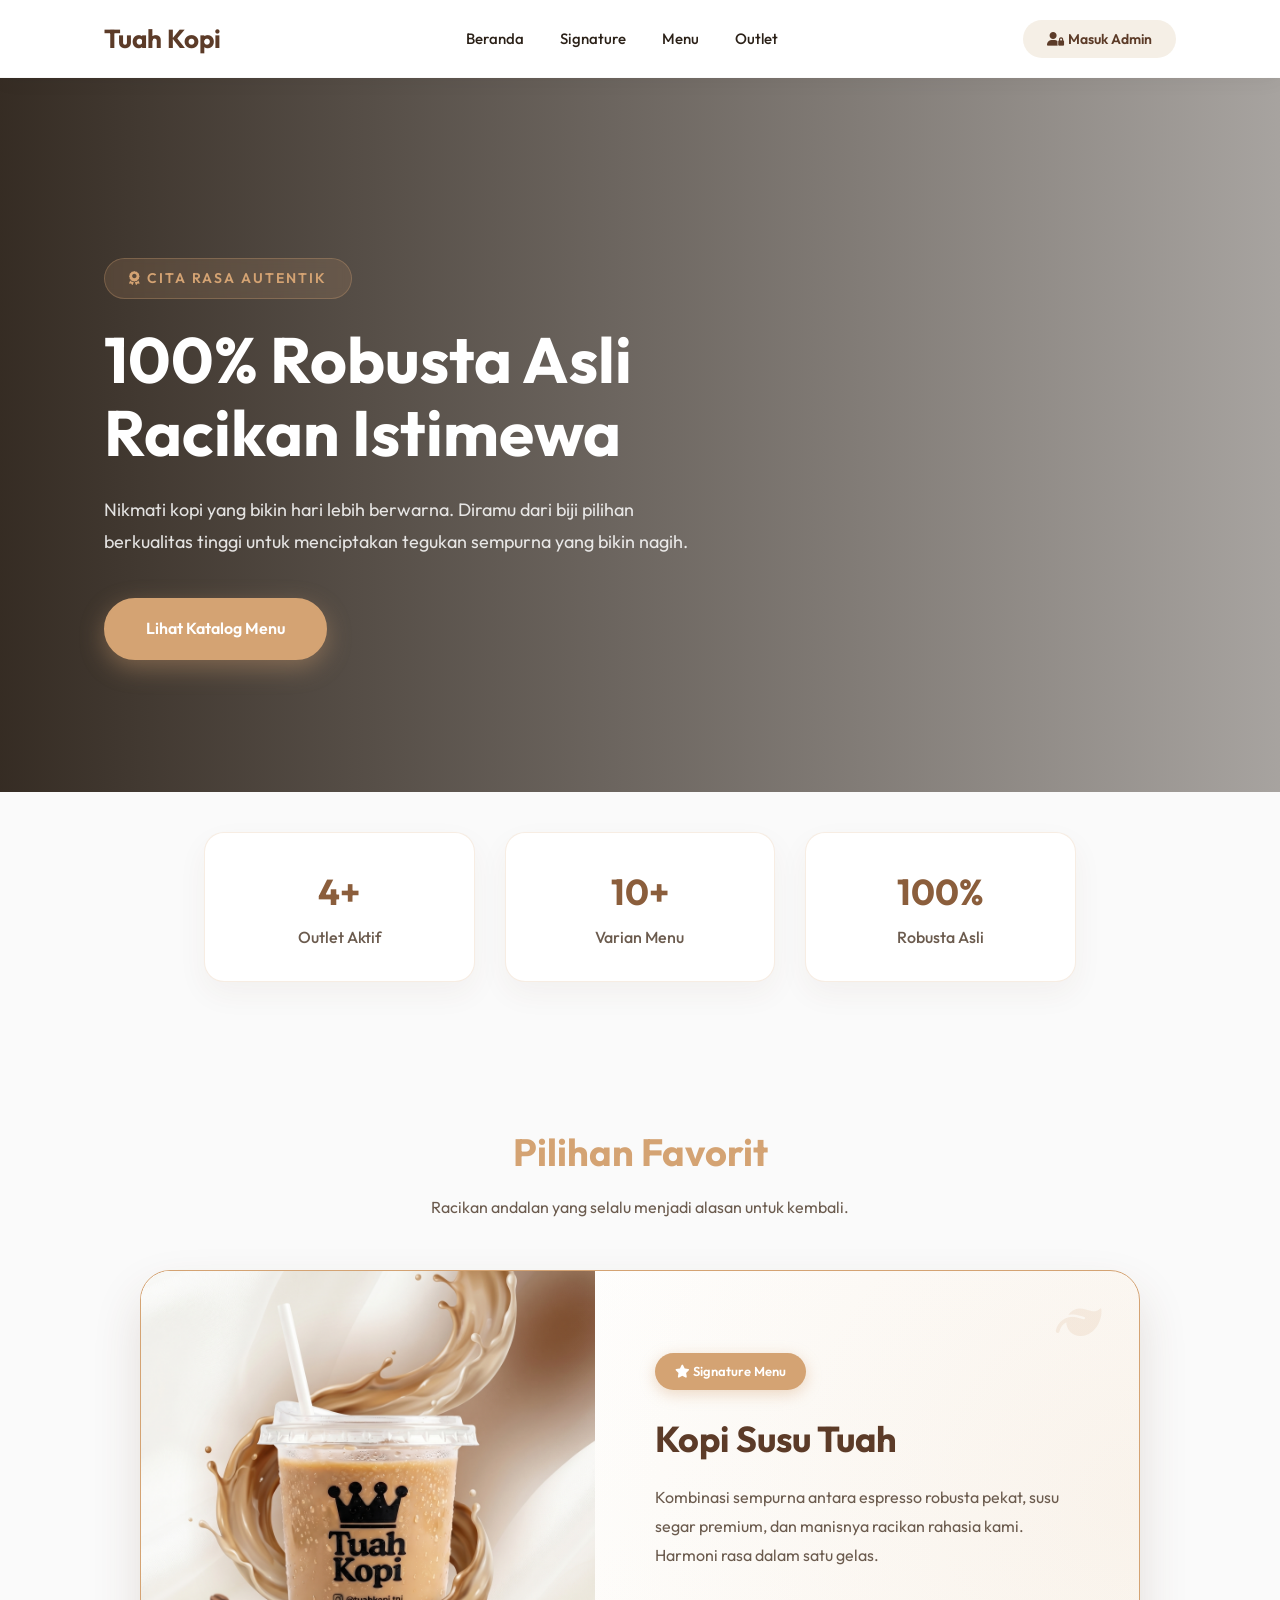
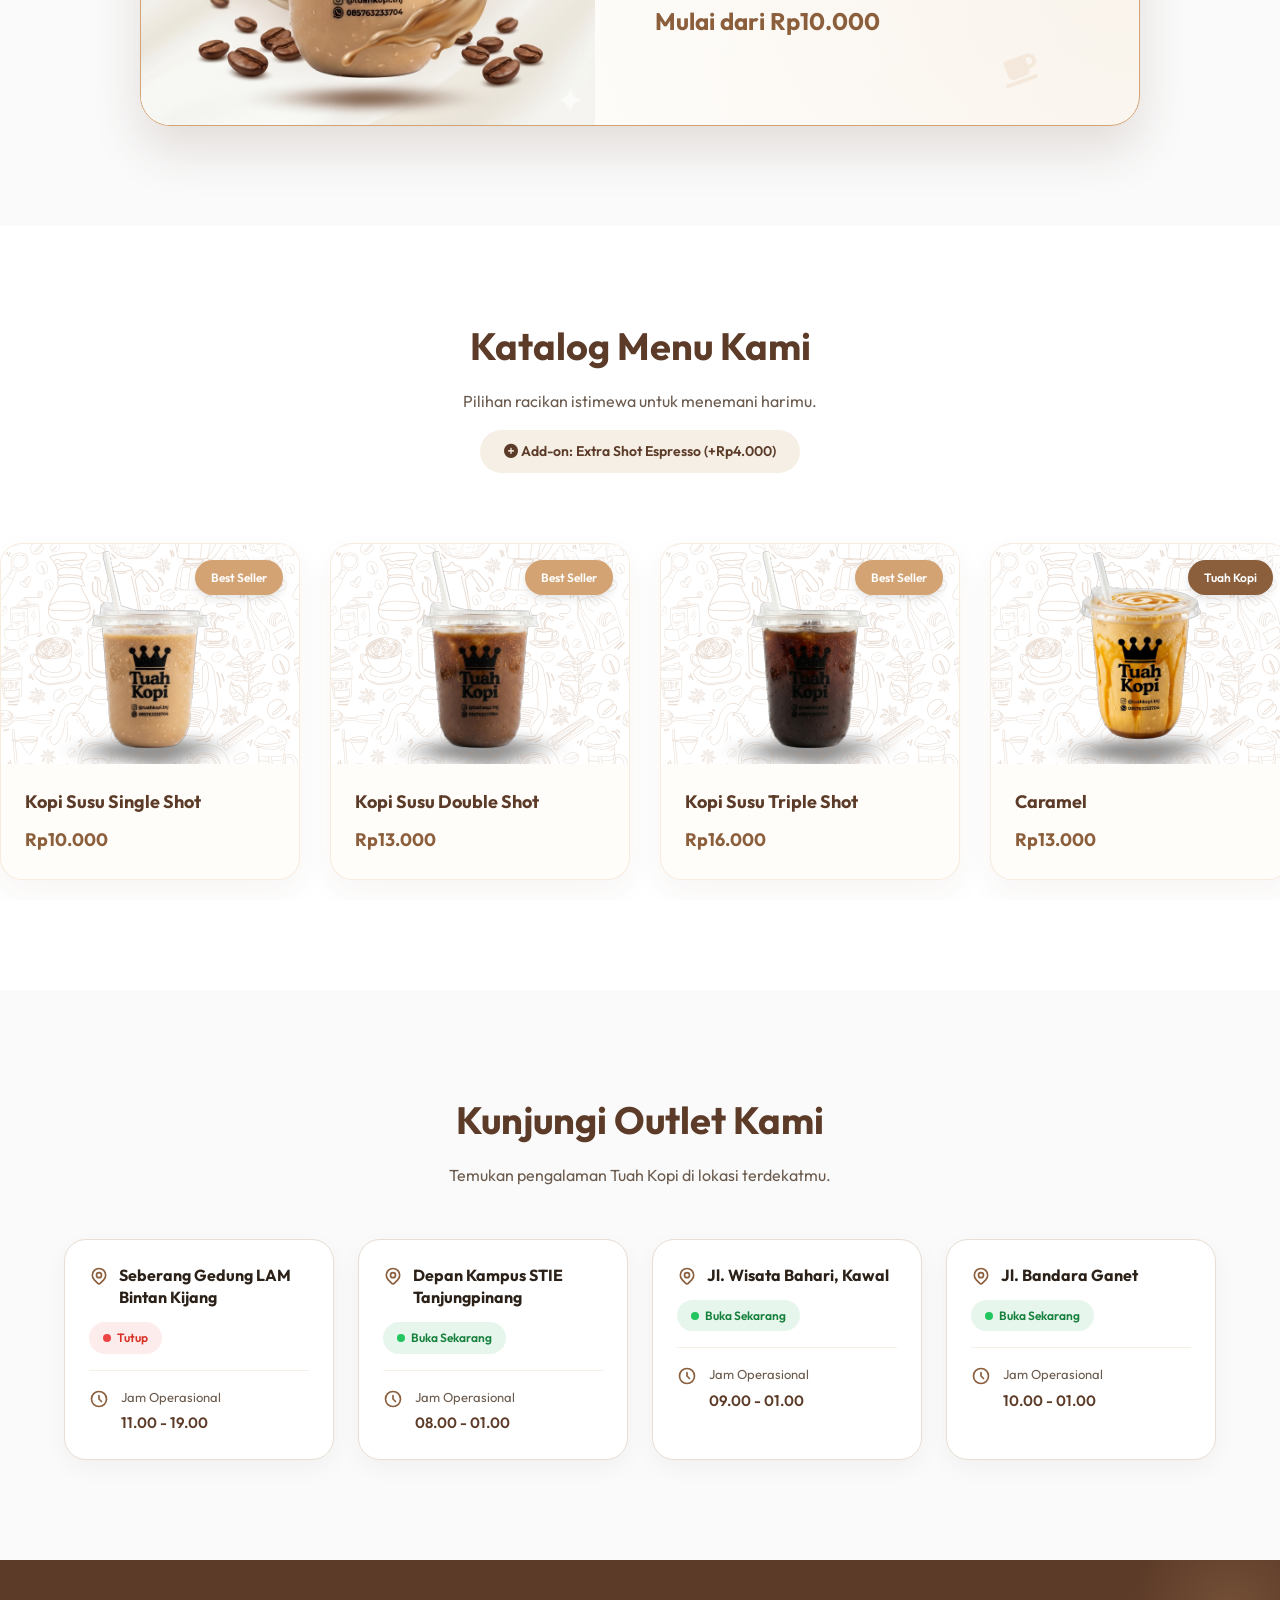
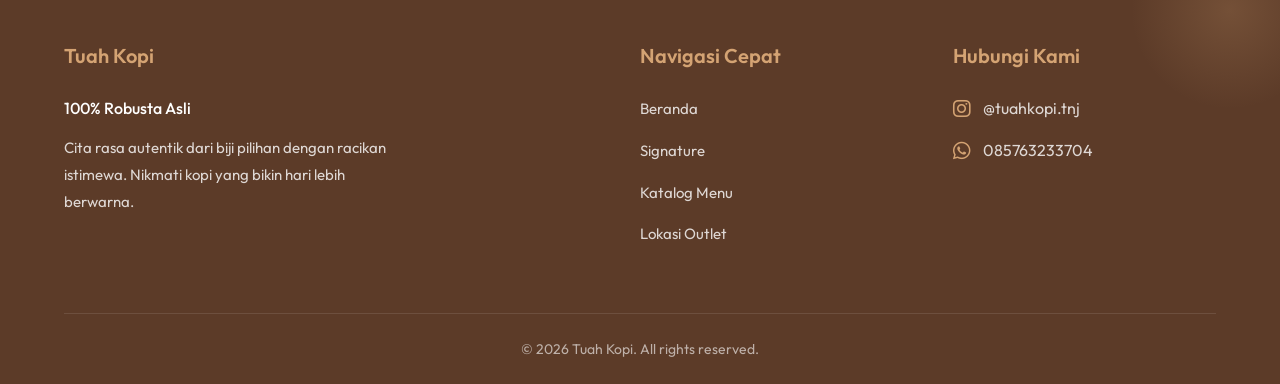
<file: index.html>
<!DOCTYPE html>
<html lang="id">
<head>
    <meta charset="UTF-8">
    <meta name="viewport" content="width=device-width, initial-scale=1.0">
    <title>Tuah Kopi - Premium Robusta</title>
    <link href="https://fonts.googleapis.com/css2?family=Outfit:wght@300;400;500;600;700&display=swap" rel="stylesheet">
    <link rel="stylesheet" href="https://cdnjs.cloudflare.com/ajax/libs/font-awesome/6.4.0/css/all.min.css">
    <link rel="stylesheet" href="style.css">
</head>
<body id="public-page">

    <nav class="navbar">
        <div class="nav-container">
            <div class="nav-brand">
                <h1>Tuah Kopi</h1>
            </div>
            <div class="nav-links">
                <a href="#beranda">Beranda</a>
                <a href="#best-seller">Signature</a>
                <a href="#menu">Menu</a>
                <a href="#cabang">Outlet</a>
            </div>
            <div class="nav-action">
                <a href="login.html" class="btn-login-nav"><i class="fas fa-user-lock"></i> Masuk Admin</a>
            </div>
        </div>
    </nav>

    <main>
        <section id="beranda" class="hero-full">
            
            <video class="hero-video" autoplay loop muted playsinline>
                <source src="assets/hero-video.mp4" type="video/mp4">
                Browser kamu tidak mendukung tag video.
            </video>

            <div class="hero-overlay"></div>
            
            <div class="hero-container-full">
                <div class="hero-content-full">
                    <span class="subtitle-full"><i class="fas fa-award"></i> Cita Rasa Autentik</span>
                    <h2>100% Robusta Asli<br>Racikan Istimewa</h2>
                    <p>Nikmati kopi yang bikin hari lebih berwarna. Diramu dari biji pilihan berkualitas tinggi untuk menciptakan tegukan sempurna yang bikin nagih.</p>
                    <div class="hero-buttons">
                        <a href="#menu" class="btn-primary">Lihat Katalog Menu</a>
                    </div>
                </div>
            </div>
        </section>

        <section class="stats-section">
            <div class="stats-container">
                <div class="stat-card">
                    <h3>4+</h3>
                    <p>Outlet Aktif</p>
                </div>
                <div class="stat-card">
                    <h3>10+</h3>
                    <p>Varian Menu</p>
                </div>
                <div class="stat-card">
                    <h3>100%</h3>
                    <p>Robusta Asli</p>
                </div>
            </div>
        </section>

        <section id="best-seller" class="best-seller">
            <div class="section-header">
                <h2 class="gold-text">Pilihan Favorit</h2>
                <p>Racikan andalan yang selalu menjadi alasan untuk kembali.</p>
            </div>
            <div class="best-seller-container">
                <div class="bs-glow"></div>
                <i class="fas fa-leaf decoration deco-1"></i>
                <i class="fas fa-coffee decoration deco-2"></i>
                
                <div class="bs-image">
                    <img src="assets/product.svg" alt="Kopi Susu Best Seller" class="bs-img" onerror="this.onerror=null; this.outerHTML='<div class=\\'img-placeholder bs-placeholder\\'><i class=\\'fas fa-mug-hot fa-3x\\'></i></div>'">
                </div>
                <div class="bs-content">
                    <div class="bs-badge"><i class="fas fa-star"></i> Signature Menu</div>
                    <h2>Kopi Susu Tuah</h2>
                    <p>Kombinasi sempurna antara espresso robusta pekat, susu segar premium, dan manisnya racikan rahasia kami. Harmoni rasa dalam satu gelas.</p>
                    <p class="bs-price">Mulai dari Rp10.000</p>
                </div>
            </div>
        </section>

        <section id="menu" class="menu-section">
            <div class="section-header">
                <h2>Katalog Menu Kami</h2>
                <p>Pilihan racikan istimewa untuk menemani harimu.</p>
                <span class="addon-info"><i class="fas fa-plus-circle"></i> Add-on: Extra Shot Espresso (+Rp4.000)</span>
            </div>
            
            <div class="menu-slider">
                <div class="menu-track" id="publicMenuTrack">
                    <div class="menu-card">
                        <div class="menu-badge gold-badge">Best Seller</div>
                        <img src="assets/kopi-susu-single.svg" alt="Kopi Susu Single Shot" class="menu-img">
                        <div class="menu-content">
                            <h3>Kopi Susu Single Shot</h3>
                            <p>Rp10.000</p>
                        </div>
                    </div>
                    <div class="menu-card">
                        <div class="menu-badge gold-badge">Best Seller</div>
                        <img src="assets/kopi-susu-double.svg" alt="Kopi Susu Double Shot" class="menu-img">
                        <div class="menu-content">
                            <h3>Kopi Susu Double Shot</h3>
                            <p>Rp13.000</p>
                        </div>
                    </div>
                    <div class="menu-card">
                        <div class="menu-badge gold-badge">Best Seller</div>
                        <img src="assets/kopi-susu-triple.svg" alt="Kopi Susu Triple Shot" class="menu-img">
                        <div class="menu-content">
                            <h3>Kopi Susu Triple Shot</h3>
                            <p>Rp16.000</p>
                        </div>
                    </div>
                    <div class="menu-card">
                        <div class="menu-badge">Tuah Kopi</div>
                        <img src="assets/caramel.svg" alt="Caramel" class="menu-img">
                        <div class="menu-content">
                            <h3>Caramel</h3>
                            <p>Rp13.000</p>
                        </div>
                    </div>
                    <div class="menu-card">
                        <div class="menu-badge">Tuah Kopi</div>
                        <img src="assets/vanila.svg" alt="Vanila" class="menu-img">
                        <div class="menu-content">
                            <h3>Vanila</h3>
                            <p>Rp15.000</p>
                        </div>
                    </div>
                    <div class="menu-card">
                        <div class="menu-badge gold-badge">Signature</div>
                        <img src="assets/gula-aren.svg" alt="Kopi Susu Gula Aren" class="menu-img">
                        <div class="menu-content">
                            <h3>Kopi Susu Gula Aren</h3>
                            <p>Rp12.000</p>
                        </div>
                    </div>
                    <div class="menu-card">
                        <div class="menu-badge">Tuah Kopi</div>
                        <img src="assets/americano.svg" alt="Americano" class="menu-img">
                        <div class="menu-content">
                            <h3>Americano</h3>
                            <p>Rp10.000</p>
                        </div>
                    </div>
                    <div class="menu-card">
                        <div class="menu-badge">Tuah Kopi</div>
                        <img src="assets/cream-cheese.svg" alt="Cream Cheese" class="menu-img">
                        <div class="menu-content">
                            <h3>Cream Cheese</h3>
                            <p>Rp16.000</p>
                        </div>
                    </div>
                    <div class="menu-card">
                        <div class="menu-badge">Tuah Kopi</div>
                        <img src="assets/butterscotch.svg" alt="Butterscotch" class="menu-img">
                        <div class="menu-content">
                            <h3>Butterscotch</h3>
                            <p>Rp13.000</p>
                        </div>
                    </div>
                    <div class="menu-card">
                        <div class="menu-badge gold-badge">Favorite</div>
                        <img src="assets/mactha.svg" alt="Matcha" class="menu-img">
                        <div class="menu-content">
                            <h3>Matcha</h3>
                            <p>Rp15.000</p>
                        </div>
                    </div>

                    <div class="menu-card">
                        <div class="menu-badge gold-badge">Best Seller</div>
                        <img src="assets/kopi-susu-single.svg" alt="Kopi Susu Single Shot" class="menu-img">
                        <div class="menu-content">
                            <h3>Kopi Susu Single Shot</h3>
                            <p>Rp10.000</p>
                        </div>
                    </div>
                    <div class="menu-card">
                        <div class="menu-badge gold-badge">Best Seller</div>
                        <img src="assets/kopi-susu-double.svg" alt="Kopi Susu Double Shot" class="menu-img">
                        <div class="menu-content">
                            <h3>Kopi Susu Double Shot</h3>
                            <p>Rp13.000</p>
                        </div>
                    </div>
                    <div class="menu-card">
                        <div class="menu-badge gold-badge">Best Seller</div>
                        <img src="assets/kopi-susu-triple.svg" alt="Kopi Susu Triple Shot" class="menu-img">
                        <div class="menu-content">
                            <h3>Kopi Susu Triple Shot</h3>
                            <p>Rp16.000</p>
                        </div>
                    </div>
                    <div class="menu-card">
                        <div class="menu-badge">Tuah Kopi</div>
                        <img src="assets/caramel.svg" alt="Caramel" class="menu-img">
                        <div class="menu-content">
                            <h3>Caramel</h3>
                            <p>Rp13.000</p>
                        </div>
                    </div>
                    <div class="menu-card">
                        <div class="menu-badge">Tuah Kopi</div>
                        <img src="assets/vanila.svg" alt="Vanila" class="menu-img">
                        <div class="menu-content">
                            <h3>Vanila</h3>
                            <p>Rp15.000</p>
                        </div>
                    </div>
                    <div class="menu-card">
                        <div class="menu-badge gold-badge">Signature</div>
                        <img src="assets/gula-aren.svg" alt="Kopi Susu Gula Aren" class="menu-img">
                        <div class="menu-content">
                            <h3>Kopi Susu Gula Aren</h3>
                            <p>Rp12.000</p>
                        </div>
                    </div>
                    <div class="menu-card">
                        <div class="menu-badge">Tuah Kopi</div>
                        <img src="assets/americano.svg" alt="Americano" class="menu-img">
                        <div class="menu-content">
                            <h3>Americano</h3>
                            <p>Rp10.000</p>
                        </div>
                    </div>
                    <div class="menu-card">
                        <div class="menu-badge">Tuah Kopi</div>
                        <img src="assets/cream-cheese.svg" alt="Cream Cheese" class="menu-img">
                        <div class="menu-content">
                            <h3>Cream Cheese</h3>
                            <p>Rp16.000</p>
                        </div>
                    </div>
                    <div class="menu-card">
                        <div class="menu-badge">Tuah Kopi</div>
                        <img src="assets/butterscotch.svg" alt="Butterscotch" class="menu-img">
                        <div class="menu-content">
                            <h3>Butterscotch</h3>
                            <p>Rp13.000</p>
                        </div>
                    </div>
                    <div class="menu-card">
                        <div class="menu-badge gold-badge">Favorite</div>
                        <img src="assets/mactha.svg" alt="Matcha" class="menu-img">
                        <div class="menu-content">
                            <h3>Matcha</h3>
                            <p>Rp15.000</p>
                        </div>
                    </div>
                </div>
            </div>
        </section>

        <section id="cabang" class="cabang-section">
            <div class="section-header">
                <h2>Kunjungi Outlet Kami</h2>
                <p>Temukan pengalaman Tuah Kopi di lokasi terdekatmu.</p>
            </div>
            <div class="cabang-grid" id="publicCabangContainer">
                </div>
        </section>
    </main>

    <footer class="footer">
        <div class="footer-container">
            <div class="footer-col brand-col">
                <h3>Tuah Kopi</h3>
                <h4>100% Robusta Asli</h4>
                <p>Cita rasa autentik dari biji pilihan dengan racikan istimewa. Nikmati kopi yang bikin hari lebih berwarna.</p>
            </div>
            <div class="footer-col links-col">
                <h3>Navigasi Cepat</h3>
                <ul>
                    <li><a href="#beranda">Beranda</a></li>
                    <li><a href="#best-seller">Signature</a></li>
                    <li><a href="#menu">Katalog Menu</a></li>
                    <li><a href="#cabang">Lokasi Outlet</a></li>
                </ul>
            </div>
            <div class="footer-col contact-col">
                <h3>Hubungi Kami</h3>
                <div class="contact-item">
                    <i class="fab fa-instagram"></i>
                    <a href="https://instagram.com/tuahkopi.tnj" target="_blank">@tuahkopi.tnj</a>
                </div>
                <div class="contact-item">
                    <i class="fab fa-whatsapp"></i>
                    <a href="https://wa.me/6285763233704" target="_blank">085763233704</a>
                </div>
            </div>
        </div>
        <div class="footer-bottom">
            <p>&copy; 2026 Tuah Kopi. All rights reserved.</p>
        </div>
    </footer>

    <script src="script.js"></script>
</body>
</html>
</file>
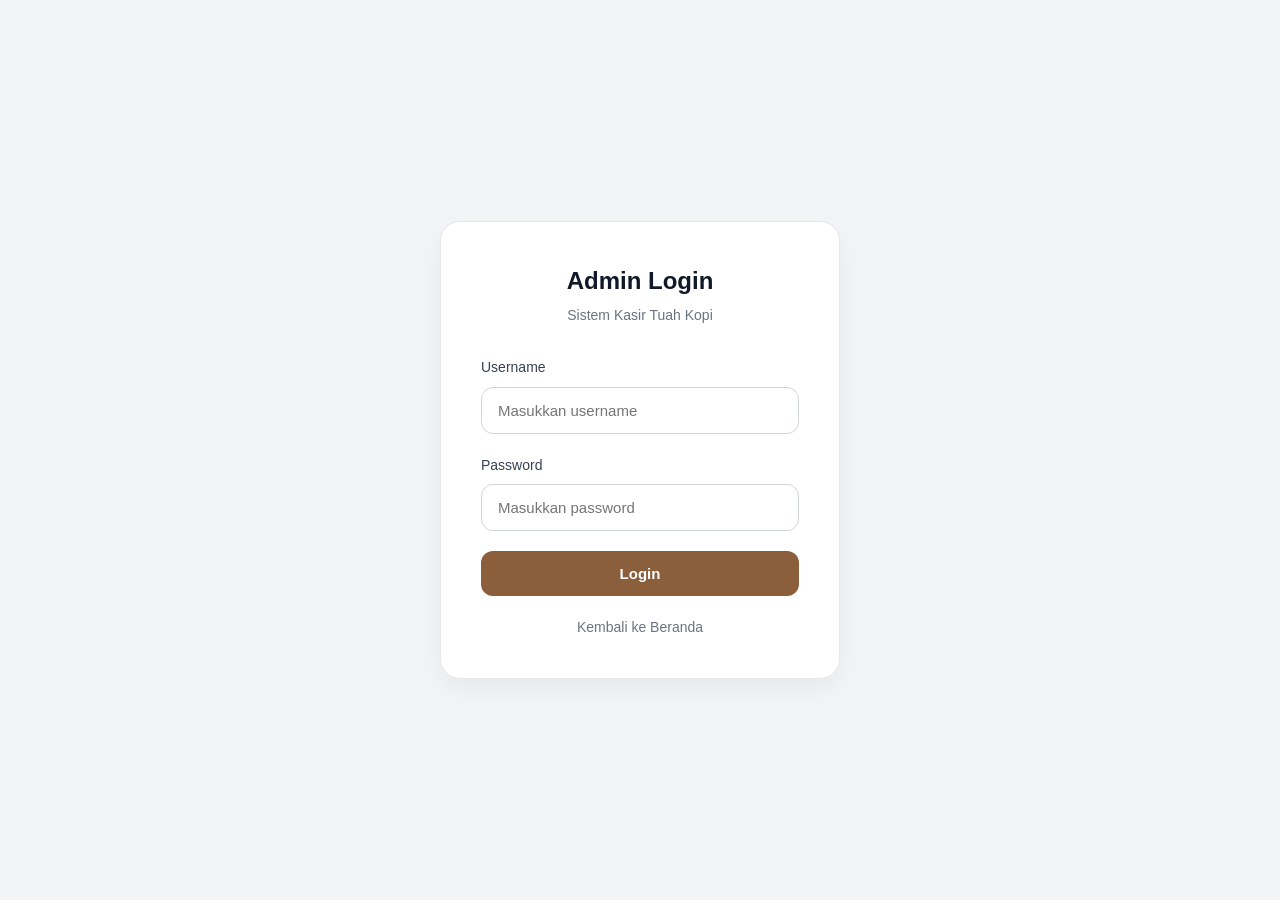
<file: login.html>
<!DOCTYPE html>
<html lang="id">
<head>
    <meta charset="UTF-8">
    <meta name="viewport" content="width=device-width, initial-scale=1.0">
    <title>Login Admin - Tuah Kopi</title>
    <link href="https://fonts.googleapis.com/css2?family=Poppins:wght@400;500;600;700&display=swap" rel="stylesheet">
    <link rel="stylesheet" href="style.css">
</head>
<body class="bg-cream login-body">

    <div class="login-card">
        <div class="login-header">
            <h2>Admin Login</h2>
            <p>Sistem Kasir Tuah Kopi</p>
        </div>
        <form id="loginForm">
            <div class="input-group">
                <label for="username">Username</label>
                <input type="text" id="username" placeholder="Masukkan username" required>
            </div>
            <div class="input-group">
                <label for="password">Password</label>
                <input type="password" id="password" placeholder="Masukkan password" required>
            </div>
            <button type="submit" class="btn-primary w-100">Login</button>
            <a href="index.html" class="back-link">Kembali ke Beranda</a>
        </form>
    </div>

    <script src="script.js"></script>
</body>
</html>
</file>
<file: style.css>
/* ==========================================================================
   VARIABEL & RESET GLOBAL
   ========================================================================== */

:root
{
    --primary: #8B5E3C;
    --primary-dark: #5C3B28;
    --cream: #F5EFE6;
    --gold: #D4A373;
    --bg-main: #FAFAFA;
    --card-bg: #FFFDF9;
    --text-main: #2B2118;
    --text-muted: #6B5B4E;
    --success: #27ae60;
    --danger: #e74c3c;
    --font: 'Outfit', sans-serif;
    --shadow-soft: 0 12px 30px rgba(92, 59, 40, 0.05);
    --shadow-heavy: 0 24px 48px rgba(92, 59, 40, 0.15);
}

*
{
    margin: 0;
    padding: 0;
    box-sizing: border-box;
    font-family: var(--font);
}

html
{
    scroll-behavior: smooth;
}

body
{
    background-color: var(--bg-main);
    color: var(--text-main);
    line-height: 1.6;
    -webkit-font-smoothing: antialiased;
}

/* ==========================================================================
   ANIMASI FADE-UP (Halaman Publik)
   ========================================================================== */

@keyframes float
{

    0%
    {
        transform: translateY(0px);
    }

    50%
    {
        transform: translateY(-15px);
    }

    100%
    {
        transform: translateY(0px);
    }
}

@keyframes slideMenu
{

    from
    {
        transform: translateX(0);
    }

    to
    {
        transform: translateX(-50%);
    }
}

.floating
{
    animation: float 6s ease-in-out infinite;
}

.fade-up
{
    opacity: 0;
    transform: translateY(40px);
    transition: opacity 0.8s ease-out, transform 0.8s ease-out;
}

.fade-up.visible
{
    opacity: 1;
    transform: translateY(0);
}

/* ==========================================================================
   HALAMAN PUBLIK (index.html)
   ========================================================================== */

.navbar
{
    position: sticky;
    top: 0;
    width: 100%;
    background-color: rgba(255, 255, 255, 0.95);
    backdrop-filter: blur(10px);
    box-shadow: 0 2px 20px rgba(43, 33, 24, 0.05);
    z-index: 1000;
}

.nav-container
{
    max-width: 1200px;
    margin: 0 auto;
    padding: 18px 5%;
    display: flex;
    justify-content: space-between;
    align-items: center;
}

.nav-brand h1
{
    font-size: 26px;
    font-weight: 700;
    color: var(--primary-dark);
}

.nav-links
{
    display: flex;
    gap: 36px;
}

.nav-links a
{
    text-decoration: none;
    color: var(--text-main);
    font-weight: 500;
    font-size: 15px;
    transition: 0.3s;
}

.nav-links a:hover
{
    color: var(--primary);
}

.btn-login-nav
{
    background-color: var(--cream);
    color: var(--primary-dark);
    padding: 10px 24px;
    border-radius: 99px;
    text-decoration: none;
    font-weight: 600;
    font-size: 14px;
    transition: 0.3s;
}

.btn-login-nav:hover
{
    background-color: var(--primary);
    color: white;
}

/* --- HERO SECTION --- */

.hero-full
{
    position: relative;
    width: 100%;
    min-height: 85vh;
    display: flex;
    align-items: center;
    overflow: hidden;
    margin-top: -1px;
}

.hero-video
{
    position: absolute;
    top: 50%;
    left: 50%;
    width: 100%;
    height: 100%;
    object-fit: cover;
    transform: translate(-50%, -50%);
    z-index: 0;
}

.hero-overlay
{
    position: absolute;
    top: 0;
    left: 0;
    width: 100%;
    height: 100%;
    background: linear-gradient(to right, rgba(43, 33, 24, 0.95) 0%, rgba(43, 33, 24, 0.4) 100%);
    z-index: 1;
}

.hero-container-full
{
    position: relative;
    z-index: 2;
    max-width: 1200px;
    margin: 0 auto;
    padding: 0 5%;
    width: 100%;
}

.hero-content-full .subtitle-full
{
    display: inline-block;
    color: var(--gold);
    font-weight: 600;
    font-size: 14px;
    letter-spacing: 2px;
    text-transform: uppercase;
    margin-bottom: 24px;
    background: rgba(212, 163, 115, 0.15);
    padding: 8px 24px;
    border-radius: 99px;
    border: 1px solid rgba(212, 163, 115, 0.3);
    backdrop-filter: blur(4px);
}

.hero-content-full h2
{
    font-size: 64px;
    font-weight: 700;
    line-height: 1.15;
    color: #FFFFFF;
    margin-bottom: 24px;
}

.hero-content-full p
{
    font-size: 18px;
    color: rgba(255, 255, 255, 0.85);
    margin-bottom: 40px;
    line-height: 1.8;
    max-width: 600px;
}

.hero-buttons
{
    margin-top: 30px;
}

.hero-buttons .btn-primary
{
    display: inline-block;
    background-color: var(--gold);
    color: #FFFFFF;
    padding: 16px 40px;
    border-radius: 99px;
    text-decoration: none;
    font-weight: 600;
    font-size: 16px;
    transition: all 0.3s ease;
    box-shadow: 0 8px 24px rgba(212, 163, 115, 0.4);
    border: 2px solid var(--gold);
}

.hero-buttons .btn-primary:hover
{
    background-color: transparent;
    color: var(--gold);
    transform: translateY(-4px);
    box-shadow: 0 12px 32px rgba(212, 163, 115, 0.6);
}

/* --- STATS SECTION --- */

.stats-section
{
    padding-top: 40px;
    padding-bottom: 40px;
    background: var(--bg-main);
    margin-top: -50px;
    position: relative;
    z-index: 10;
}

.stats-container
{
    max-width: 1000px;
    margin: 0 auto;
    display: grid;
    grid-template-columns: repeat(3, 1fr);
    gap: 30px;
    padding: 0 5%;
}

.stat-card
{
    background: white;
    padding: 30px;
    border-radius: 20px;
    text-align: center;
    box-shadow: var(--shadow-soft);
    transition: 0.3s;
    border: 1px solid rgba(212, 163, 115, 0.2);
}

.stat-card:hover
{
    transform: translateY(-5px);
    box-shadow: var(--shadow-heavy);
    border-color: var(--gold);
}

.stat-card h3
{
    font-size: 36px;
    color: var(--primary);
    margin-bottom: 5px;
}

.stat-card p
{
    color: var(--text-muted);
    font-weight: 500;
}

/* --- BEST SELLER --- */

.best-seller
{
    padding: 100px 5%;
    background-color: var(--bg-main);
}

.section-header
{
    text-align: center;
    margin-bottom: 50px;
}

.section-header h2
{
    font-size: 38px;
    color: var(--primary-dark);
    margin-bottom: 12px;
}

.gold-text
{
    color: var(--gold) !important;
}

.section-header p
{
    color: var(--text-muted);
    font-size: 16px;
}

.best-seller-container
{
    max-width: 1000px;
    margin: 0 auto;
    background: linear-gradient(135deg, #FFFFFF 0%, #FDFBF7 100%);
    border-radius: 30px;
    display: grid;
    grid-template-columns: 1fr 1.2fr;
    overflow: hidden;
    align-items: center;
    border: 1px solid var(--gold);
    box-shadow: var(--shadow-heavy);
    position: relative;
    transition: 0.4s;
}

.best-seller-container:hover
{
    transform: translateY(-10px);
    box-shadow: 0 30px 60px rgba(92, 59, 40, 0.2);
}

.bs-glow
{
    position: absolute;
    width: 100%;
    height: 100%;
    background: radial-gradient(circle at right, rgba(212, 163, 115, 0.1) 0%, transparent 60%);
    pointer-events: none;
}

.decoration
{
    position: absolute;
    color: var(--gold);
    opacity: 0.15;
    font-size: 40px;
}

.deco-1
{
    top: 30px;
    right: 40px;
    transform: rotate(15deg);
}

.deco-2
{
    bottom: 40px;
    right: 100px;
    transform: rotate(-20deg);
    font-size: 30px;
}

.bs-image
{
    height: 100%;
    border-top-left-radius: 30px;
    border-bottom-left-radius: 30px;
    overflow: hidden;
}

.bs-img
{
    width: 100%;
    height: 100%;
    min-height: 450px;
    object-fit: cover;
    display: block;
}

.bs-content
{
    padding: 60px;
    position: relative;
    z-index: 2;
}

.bs-badge
{
    display: inline-block;
    background: var(--gold);
    color: white;
    padding: 8px 20px;
    border-radius: 99px;
    font-size: 13px;
    font-weight: 600;
    margin-bottom: 20px;
    box-shadow: 0 4px 15px rgba(212, 163, 115, 0.4);
}

.bs-content h2
{
    font-size: 36px;
    color: var(--primary-dark);
    margin-bottom: 16px;
}

.bs-content p
{
    color: var(--text-muted);
    margin-bottom: 30px;
    font-size: 16px;
    line-height: 1.8;
}

.bs-price
{
    font-size: 24px !important;
    font-weight: 700;
    color: var(--primary) !important;
    margin-bottom: 0 !important;
}

/* --- MENU SLIDER --- */

.menu-section
{
    padding: 90px 0;
    background: #FFFFFF;
    overflow: hidden;
}

.addon-info
{
    display: inline-block;
    margin-top: 16px;
    padding: 10px 24px;
    background-color: var(--cream);
    color: var(--primary-dark);
    border-radius: 99px;
    font-size: 14px;
    font-weight: 600;
}

.menu-slider
{
    width: 100%;
    overflow: hidden;
    margin-top: 50px;
    padding: 20px 0;
}

.menu-track
{
    display: flex;
    gap: 30px;
    width: max-content;
    animation: slideMenu 40s linear infinite;
}

.menu-slider:hover .menu-track
{
    animation-play-state: paused;
}

.menu-card
{
    flex: 0 0 300px;
    background: var(--card-bg);
    border: 1px solid rgba(212, 163, 115, 0.2);
    border-radius: 22px;
    overflow: hidden;
    box-shadow: var(--shadow-soft);
    position: relative;
    transition: 0.4s;
}

.menu-card:hover
{
    transform: translateY(-8px);
    box-shadow: var(--shadow-heavy);
    border-color: var(--gold);
}

.menu-img
{
    width: 100%;
    height: 220px;
    object-fit: cover;
    display: block;
    background: var(--cream);
}

.menu-content
{
    padding: 24px;
}

.menu-content h3
{
    margin: 0 0 10px;
    font-size: 18px;
    color: var(--primary-dark);
}

.menu-content p
{
    margin: 0;
    font-size: 18px;
    font-weight: 700;
    color: var(--primary);
}

.menu-badge
{
    position: absolute;
    top: 16px;
    right: 16px;
    background: var(--primary);
    color: white;
    padding: 8px 16px;
    border-radius: 99px;
    font-size: 12px;
    font-weight: 600;
    box-shadow: 0 4px 10px rgba(0,0,0,0.1);
}

.gold-badge
{
    background: var(--gold);
}

/* --- OUTLET --- */

.cabang-section
{
    padding: 100px 5%;
    background-color: var(--bg-main);
}

.cabang-grid
{
    max-width: 1200px;
    margin: 0 auto;
    display: grid;
    grid-template-columns: repeat(4, 1fr);
    gap: 24px;
}

.outlet-card
{
    background: #FFFFFF;
    border: 1px solid #E8DED3;
    border-radius: 22px;
    padding: 24px;
    box-shadow: 0 8px 24px rgba(43, 33, 24, 0.04);
    transition: transform 0.3s ease, box-shadow 0.3s ease;
    display: flex;
    flex-direction: column;
    gap: 16px;
}

.outlet-card:hover
{
    transform: translateY(-6px);
    box-shadow: 0 16px 32px rgba(92, 59, 40, 0.08);
}

.outlet-header
{
    display: flex;
    flex-direction: column;
    align-items: flex-start;
    gap: 14px;
    border-bottom: 1px solid #F5EFE6;
    padding-bottom: 16px;
}

.outlet-title
{
    display: flex;
    align-items: flex-start;
    gap: 10px;
}

.outlet-icon
{
    width: 20px;
    height: 20px;
    color: #8B5E3C;
    flex-shrink: 0;
    margin-top: 2px;
}

.outlet-card h3
{
    font-size: 16px;
    color: #2B2118;
    line-height: 1.4;
    margin: 0;
}

.status-badge
{
    display: flex;
    align-items: center;
    gap: 6px;
    padding: 6px 14px;
    border-radius: 99px;
    font-size: 12px;
    font-weight: 600;
}

.status-dot
{
    width: 8px;
    height: 8px;
    border-radius: 50%;
}

.status-open
{
    background: #E7F6EC;
    color: #16803C;
}

.status-open .status-dot
{
    background: #22C55E;
}

.status-closed
{
    background: #FDECEC;
    color: #D93025;
}

.status-closed .status-dot
{
    background: #EF4444;
}

.outlet-body
{
    display: flex;
    align-items: flex-start;
    gap: 12px;
}

.outlet-time
{
    display: flex;
    flex-direction: column;
    gap: 4px;
}

.time-label
{
    color: #6B5B4E;
    font-size: 13px;
}

.time-value
{
    color: #5C3B28;
    font-weight: 600;
    font-size: 15px;
}

/* --- FOOTER --- */

.footer
{
    background-color: var(--primary-dark);
    color: white;
    padding: 80px 5% 24px;
    position: relative;
    overflow: hidden;
}

.footer::before
{
    content: '';
    position: absolute;
    top: -50px;
    right: -50px;
    width: 200px;
    height: 200px;
    background: radial-gradient(circle, rgba(212, 163, 115, 0.2) 0%, transparent 70%);
}

.footer-container
{
    max-width: 1200px;
    margin: 0 auto;
    display: grid;
    grid-template-columns: 2fr 1fr 1fr;
    gap: 50px;
    margin-bottom: 50px;
    position: relative;
    z-index: 1;
}

.footer-col h3
{
    color: var(--gold);
    font-size: 20px;
    margin-bottom: 24px;
    font-weight: 600;
}

.brand-col h4
{
    color: white;
    font-weight: 500;
    margin-bottom: 12px;
    font-size: 16px;
}

.brand-col p
{
    color: rgba(255,255,255,0.8);
    font-size: 15px;
    line-height: 1.8;
    max-width: 350px;
}

.footer-col ul
{
    list-style: none;
}

.footer-col ul li
{
    margin-bottom: 16px;
}

.links-col ul li a
{
    color: rgba(255,255,255,0.8);
    text-decoration: none;
    font-size: 15px;
    transition: 0.3s;
}

.links-col ul li a:hover
{
    color: var(--gold);
    padding-left: 8px;
}

.contact-item
{
    display: flex;
    align-items: center;
    gap: 12px;
    margin-bottom: 16px;
    color: rgba(255,255,255,0.8);
}

.contact-item i
{
    font-size: 20px;
    color: var(--gold);
}

.contact-item a
{
    color: rgba(255,255,255,0.8);
    text-decoration: none;
    transition: 0.3s;
}

.contact-item a:hover
{
    color: var(--gold);
}

.footer-bottom
{
    text-align: center;
    padding-top: 24px;
    border-top: 1px solid rgba(255, 255, 255, 0.1);
    color: rgba(255,255,255,0.6);
    font-size: 14px;
    position: relative;
    z-index: 1;
}

@media (max-width: 1024px)
{

    .hero-container-full
    {
        text-align: center;
    }

    .hero-content-full
    {
        margin: 0 auto;
    }

    .best-seller-container
    {
        grid-template-columns: 1fr;
        text-align: center;
    }

    .bs-image
    {
        border-top-right-radius: 30px;
        border-bottom-left-radius: 0;
    }

    .bs-img
    {
        min-height: 350px;
    }

    .deco-1
    {
        right: 20px;
        top: 20px;
    }

    .footer-container
    {
        grid-template-columns: 1fr 1fr;
    }

    .cabang-grid
    {
        grid-template-columns: repeat(2, 1fr);
    }
}

@media (max-width: 768px)
{

    .nav-links
    {
        display: none;
    }

    .hero-full
    {
        min-height: 70vh;
        background-position: center right;
    }

    .hero-overlay
    {
        background: rgba(43, 33, 24, 0.75);
    }

    .hero-content-full h2
    {
        font-size: 42px;
    }

    .stats-container
    {
        grid-template-columns: 1fr;
        gap: 20px;
    }

    .bs-content
    {
        padding: 40px 24px;
    }

    .menu-card
    {
        flex-basis: 260px;
    }

    .menu-img
    {
        height: 190px;
    }

    .menu-track
    {
        animation-duration: 45s;
    }

    .footer-container
    {
        grid-template-columns: 1fr;
        gap: 40px;
    }

    .cabang-grid
    {
        grid-template-columns: 1fr;
    }
}

/* ==========================================================================
   HALAMAN ADMIN & LOGIN (PREMIUM SAAS)
   ========================================================================== */

#admin-page,
.login-body
{
    font-family: 'Inter', sans-serif;
    background-color: #F3F4F6;
    color: #1F2937;
}

.mono-text
{
    font-family: 'Roboto Mono', monospace !important;
    letter-spacing: -0.5px;
}

.login-body
{
    display: flex;
    justify-content: center;
    align-items: center;
    min-height: 100vh;
}

.login-card
{
    background: #FFFFFF;
    padding: 40px;
    border-radius: 20px;
    width: 100%;
    max-width: 400px;
    box-shadow: 0 10px 25px rgba(0, 0, 0, 0.05);
    border: 1px solid #E5E7EB;
}

.login-header
{
    text-align: center;
    margin-bottom: 30px;
}

.login-header h2
{
    font-weight: 700;
    color: #111827;
}

.login-header p
{
    color: #6B7280;
    font-size: 14px;
    margin-top: 4px;
}

.input-group
{
    margin-bottom: 20px;
    display: flex;
    flex-direction: column;
}

.input-group label
{
    margin-bottom: 8px;
    font-weight: 500;
    font-size: 14px;
    color: #374151;
}

.input-group input,
.input-group select
{
    padding: 14px 16px;
    border: 1px solid #D1D5DB;
    border-radius: 12px;
    font-size: 15px;
    outline: none;
    transition: 0.2s;
}

.input-group input:focus,
.input-group select:focus
{
    border-color: var(--primary);
    box-shadow: 0 0 0 4px rgba(139, 94, 60, 0.1);
}

.back-link
{
    display: block;
    text-align: center;
    margin-top: 20px;
    color: #6B7280;
    text-decoration: none;
    font-size: 14px;
    transition: 0.2s;
}

.back-link:hover
{
    color: var(--primary);
}

.admin-layout
{
    display: flex;
    min-height: 100vh;
}

.sidebar
{
    width: 280px;
    background: #FFFFFF;
    border-right: 1px solid #E5E7EB;
    display: flex;
    flex-direction: column;
    position: sticky;
    top: 0;
    height: 100vh;
}

.sidebar-brand
{
    padding: 24px;
    border-bottom: 1px solid #E5E7EB;
}

.sidebar-brand h2
{
    color: #111827;
    font-weight: 700;
    font-size: 22px;
    letter-spacing: -0.5px;
}

.sidebar-brand span
{
    font-size: 13px;
    color: #6B7280;
    font-weight: 500;
}

.sidebar-nav
{
    flex: 1;
    padding: 24px 16px;
    display: flex;
    flex-direction: column;
    gap: 6px;
}

.nav-item
{
    display: flex;
    align-items: center;
    gap: 12px;
    background: transparent;
    border: none;
    padding: 14px 16px;
    border-radius: 12px;
    text-align: left;
    font-weight: 500;
    font-size: 15px;
    cursor: pointer;
    color: #6B7280;
    transition: 0.2s;
}

.nav-item i
{
    font-size: 16px;
    width: 20px;
    text-align: center;
}

.nav-item:hover
{
    background: #F9FAFB;
    color: #111827;
}

.nav-item.active
{
    background: #FDF8F6;
    color: var(--primary);
    font-weight: 600;
}

.sidebar-footer
{
    padding: 24px;
    border-top: 1px solid #E5E7EB;
}

.main-content
{
    flex: 1;
    padding: 40px;
}

.admin-section
{
    display: none;
    animation: fadeIn 0.3s ease-in-out;
}

.admin-section.active
{
    display: block;
}

@keyframes fadeIn
{

    from
    {
        opacity: 0;
        transform: translateY(5px);
    }

    to
    {
        opacity: 1;
        transform: translateY(0);
    }
}

.section-title
{
    font-size: 24px;
    font-weight: 600;
    color: #111827;
    margin-bottom: 24px;
}

.dashboard-cards
{
    display: grid;
    grid-template-columns: repeat(auto-fit, minmax(240px, 1fr));
    gap: 24px;
    margin-bottom: 30px;
}

.dash-card
{
    background: #FFFFFF;
    padding: 24px;
    border-radius: 16px;
    border: 1px solid #E5E7EB;
    box-shadow: 0 4px 6px -1px rgba(0, 0, 0, 0.05);
    transition: transform 0.2s;
}

.dash-card:hover
{
    transform: translateY(-3px);
    box-shadow: 0 10px 15px -3px rgba(0, 0, 0, 0.05);
    border-color: #D1D5DB;
}

.dash-header
{
    display: flex;
    justify-content: space-between;
    align-items: center;
    margin-bottom: 16px;
}

.dash-label
{
    color: #6B7280;
    font-size: 14px;
    font-weight: 500;
}

.dash-icon
{
    width: 44px;
    height: 44px;
    background: #FDF8F6;
    color: var(--primary);
    border-radius: 12px;
    display: flex;
    align-items: center;
    justify-content: center;
    font-size: 18px;
}

.dash-card h3
{
    font-size: 28px;
    color: #111827;
    font-weight: 700;
}

.card-rounded
{
    background: #FFFFFF;
    padding: 30px;
    border-radius: 16px;
    border: 1px solid #E5E7EB;
    box-shadow: 0 4px 6px -1px rgba(0, 0, 0, 0.05);
}

.form-row
{
    display: flex;
    gap: 20px;
}

.form-row .input-group
{
    flex: 1;
}

.checkbox-group
{
    display: flex;
    align-items: center;
    gap: 10px;
    margin-bottom: 24px;
    color: #4B5563;
    font-size: 14px;
}

.checkbox-group input
{
    width: 18px;
    height: 18px;
    accent-color: var(--primary);
}

.total-box
{
    background: #FDF8F6;
    border: 1px dashed rgba(139, 94, 60, 0.3);
    padding: 20px 24px;
    border-radius: 12px;
    display: flex;
    justify-content: space-between;
    align-items: center;
    margin-bottom: 24px;
}

.total-box span
{
    font-weight: 500;
    color: #4B5563;
}

.total-box strong
{
    font-size: 28px;
    color: var(--primary);
}

.table-container
{
    overflow-x: auto;
    padding-bottom: 8px;
}

table
{
    width: 100%;
    border-collapse: separate;
    border-spacing: 0;
    min-width: 600px;
    border: 1px solid #E5E7EB;
    border-radius: 12px;
    overflow: hidden;
    box-shadow: 0 1px 3px rgba(0, 0, 0, 0.05);
}

th
{
    background: #F9FAFB;
    color: #6B7280;
    font-weight: 600;
    font-size: 12px;
    text-transform: uppercase;
    letter-spacing: 0.05em;
    padding: 16px 24px;
    text-align: left;
    border-bottom: 1px solid #E5E7EB;
}

td
{
    padding: 16px 24px;
    text-align: left;
    border-bottom: 1px solid #E5E7EB;
    color: #111827;
    font-size: 14px;
    background: #FFFFFF;
    vertical-align: middle;
}

tbody tr:last-child td
{
    border-bottom: none;
}

tbody tr td
{
    transition: background-color 0.2s ease;
}

tbody tr:hover td
{
    background: #F9FAFB;
}

.mono-text-table td
{
    font-family: 'Inter', sans-serif !important;
}

#tabelLaporan td:nth-child(2),
#tabelLaporan td:nth-child(3)
{
    font-family: 'Roboto Mono', monospace !important;
    font-weight: 500;
    color: #374151;
}

#tabelRiwayat td:nth-child(1),
#tabelRiwayat td:nth-child(4),
#tabelRiwayat td:nth-child(5),
#tabelRiwayat td:nth-child(6)
{
    font-family: 'Roboto Mono', monospace !important;
    font-weight: 500;
    color: #374151;
}

.btn-outline.w-100
{
    width: 100%;
    border: 1px solid #D1D5DB;
    background: #FFFFFF;
    padding: 12px;
    border-radius: 10px;
    color: #374151;
    font-weight: 600;
    cursor: pointer;
    transition: 0.2s;
    font-size: 14px;
}

.btn-outline.w-100:hover
{
    background: #F3F4F6;
    color: var(--danger);
    border-color: #F3F4F6;
}

.btn-primary.w-100
{
    width: 100%;
    border: none;
    background: var(--primary);
    padding: 14px;
    border-radius: 12px;
    color: white;
    font-weight: 600;
    cursor: pointer;
    transition: 0.3s;
    font-size: 15px;
}

.btn-primary.w-100:hover
{
    background: var(--primary-dark);
    box-shadow: 0 4px 12px rgba(139, 94, 60, 0.2);
}

.btn-danger
{
    background: #FEE2E2;
    color: #DC2626;
    padding: 6px 12px;
    border-radius: 8px;
    border: none;
    cursor: pointer;
    font-weight: 600;
    font-size: 12px;
    transition: 0.2s;
}

.btn-danger:hover
{
    background: #DC2626;
    color: white;
}

.summary-box
{
    display: inline-block;
    min-width: 300px;
    margin-bottom: 20px;
}

.summary-box h4
{
    margin-bottom: 12px;
    color: #111827;
    display: flex;
    align-items: center;
    gap: 8px;
}

.summary-box p
{
    color: #4B5563;
    font-size: 15px;
    margin-bottom: 4px;
}

.chart-wrapper
{
    position: relative;
    height: 350px;
    width: 100%;
}

@media (max-width: 768px)
{

    .admin-layout
    {
        flex-direction: column;
    }

    .sidebar
    {
        width: 100%;
        height: auto;
        position: relative;
        border-right: none;
        border-bottom: 1px solid #E5E7EB;
    }

    .form-row
    {
        flex-direction: column;
        gap: 0;
    }

    .main-content
    {
        padding: 20px;
    }

    .dash-card h3
    {
        font-size: 24px;
    }
}
</file>
